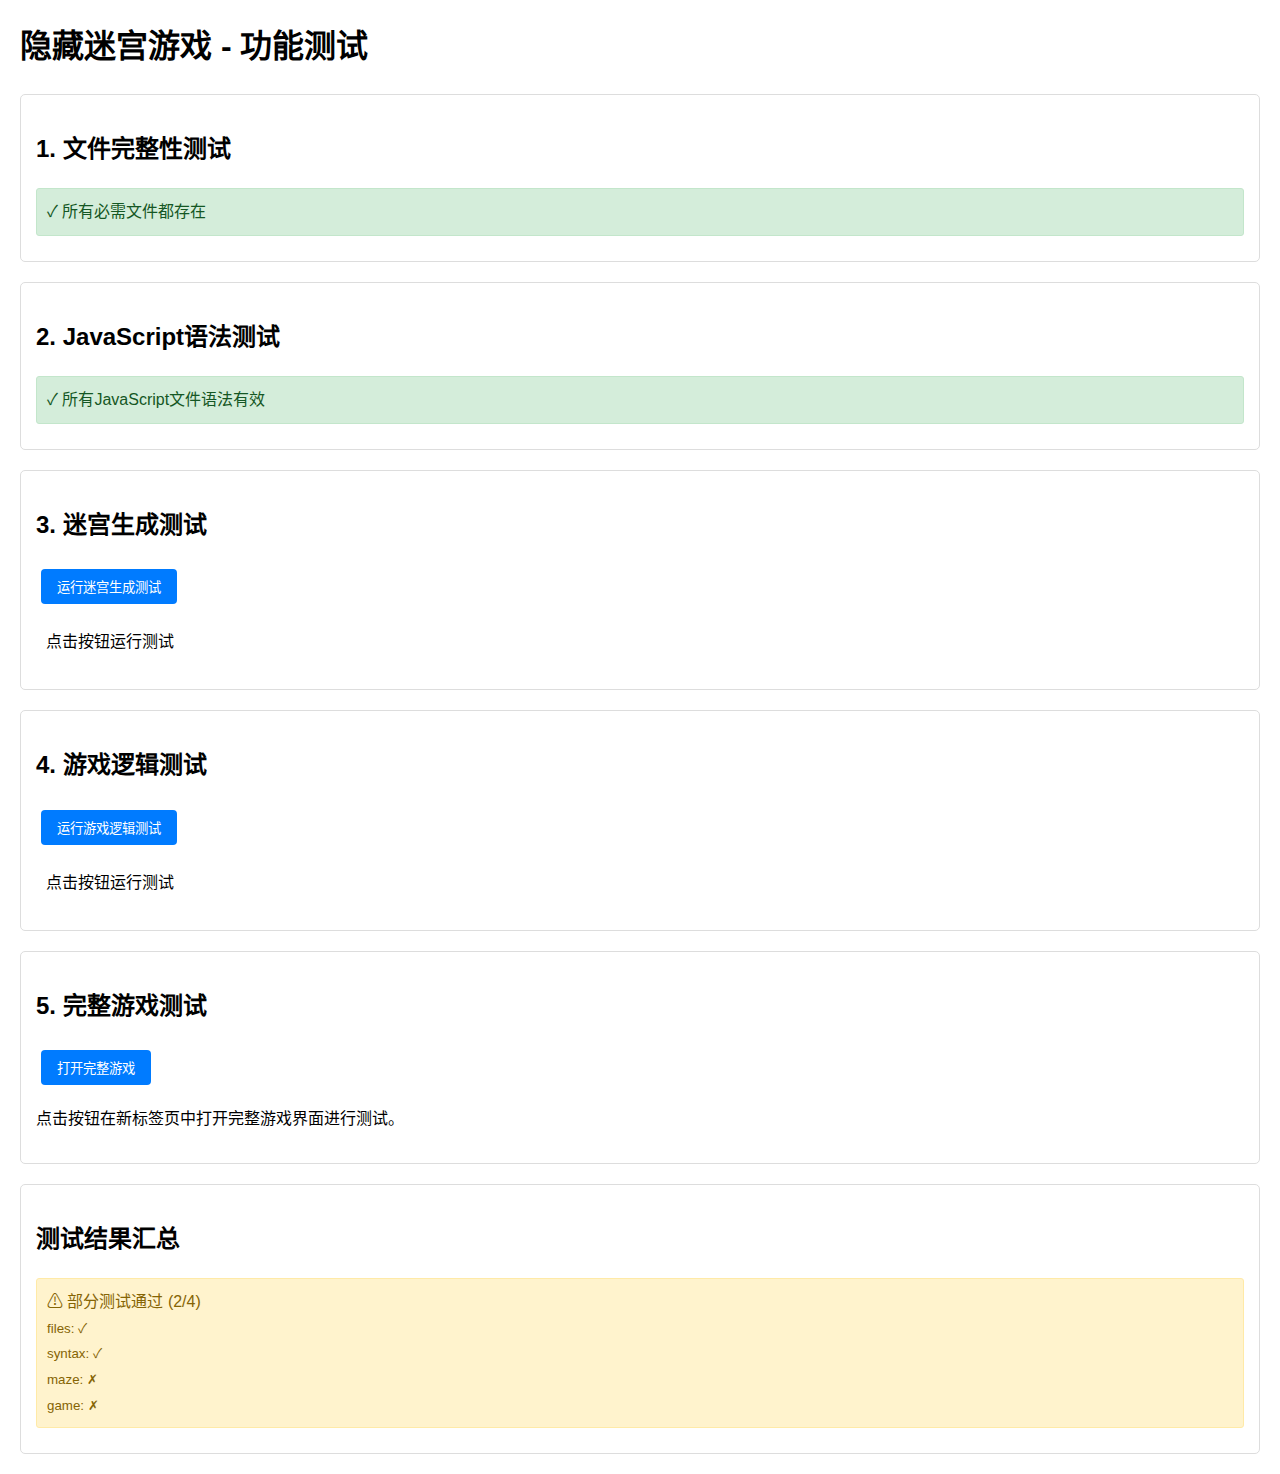
<file: test.html>
<!DOCTYPE html>
<html lang="zh-CN">
<head>
    <meta charset="UTF-8">
    <meta name="viewport" content="width=device-width, initial-scale=1.0">
    <title>隐藏迷宫 - 功能测试</title>
    <style>
        body {
            font-family: Arial, sans-serif;
            margin: 20px;
            line-height: 1.6;
        }
        .test-section {
            margin: 20px 0;
            padding: 15px;
            border: 1px solid #ddd;
            border-radius: 5px;
        }
        .test-result {
            margin: 10px 0;
            padding: 10px;
            border-radius: 3px;
        }
        .pass {
            background-color: #d4edda;
            color: #155724;
            border: 1px solid #c3e6cb;
        }
        .fail {
            background-color: #f8d7da;
            color: #721c24;
            border: 1px solid #f5c6cb;
        }
        .running {
            background-color: #fff3cd;
            color: #856404;
            border: 1px solid #ffeaa7;
        }
        button {
            padding: 8px 16px;
            margin: 5px;
            background-color: #007bff;
            color: white;
            border: none;
            border-radius: 4px;
            cursor: pointer;
        }
        button:hover {
            background-color: #0056b3;
        }
        pre {
            background-color: #f8f9fa;
            padding: 10px;
            border-radius: 3px;
            overflow-x: auto;
        }
    </style>
</head>
<body>
    <h1>隐藏迷宫游戏 - 功能测试</h1>
    
    <div class="test-section">
        <h2>1. 文件完整性测试</h2>
        <div id="file-test-result" class="test-result running">测试中...</div>
    </div>
    
    <div class="test-section">
        <h2>2. JavaScript语法测试</h2>
        <div id="syntax-test-result" class="test-result running">测试中...</div>
    </div>
    
    <div class="test-section">
        <h2>3. 迷宫生成测试</h2>
        <button onclick="testMazeGeneration()">运行迷宫生成测试</button>
        <div id="maze-test-result" class="test-result">点击按钮运行测试</div>
    </div>
    
    <div class="test-section">
        <h2>4. 游戏逻辑测试</h2>
        <button onclick="testGameLogic()">运行游戏逻辑测试</button>
        <div id="game-test-result" class="test-result">点击按钮运行测试</div>
    </div>
    
    <div class="test-section">
        <h2>5. 完整游戏测试</h2>
        <button onclick="window.open('index.html', '_blank')">打开完整游戏</button>
        <p>点击按钮在新标签页中打开完整游戏界面进行测试。</p>
    </div>
    
    <div class="test-section">
        <h2>测试结果汇总</h2>
        <div id="summary-result" class="test-result">等待测试完成...</div>
    </div>
    
    <script>
        // 测试结果跟踪
        const testResults = {
            files: false,
            syntax: false,
            maze: false,
            game: false
        };
        
        // 1. 文件完整性测试
        function testFileIntegrity() {
            const requiredFiles = [
                'index.html',
                'style.css',
                'maze.js',
                'game.js',
                'view.js',
                'ui.js',
                'main.js'
            ];
            
            const missingFiles = [];
            
            // 使用fetch检查文件是否存在
            const checks = requiredFiles.map(file => {
                return fetch(file)
                    .then(response => {
                        if (!response.ok) {
                            missingFiles.push(file);
                        }
                        return response.ok;
                    })
                    .catch(() => {
                        missingFiles.push(file);
                        return false;
                    });
            });
            
            Promise.all(checks).then(() => {
                const resultElement = document.getElementById('file-test-result');
                if (missingFiles.length === 0) {
                    resultElement.className = 'test-result pass';
                    resultElement.innerHTML = '✓ 所有必需文件都存在';
                    testResults.files = true;
                } else {
                    resultElement.className = 'test-result fail';
                    resultElement.innerHTML = `✗ 缺少文件: ${missingFiles.join(', ')}`;
                    testResults.files = false;
                }
                updateSummary();
            });
        }
        
        // 2. JavaScript语法测试
        function testJavaScriptSyntax() {
            const resultElement = document.getElementById('syntax-test-result');
            
            try {
                // 动态加载并检查JavaScript文件
                const scripts = ['maze.js', 'game.js', 'view.js', 'ui.js', 'main.js'];
                let allValid = true;
                let errorMessages = [];
                
                // 注意：由于同源策略限制，我们只能检查是否能够加载
                // 实际语法检查需要在服务器环境下进行
                const loadChecks = scripts.map(script => {
                    return fetch(script)
                        .then(response => response.text())
                        .then(code => {
                            try {
                                // 尝试解析JavaScript
                                new Function(code);
                                return { script, valid: true };
                            } catch (error) {
                                return { script, valid: false, error: error.message };
                            }
                        })
                        .catch(() => {
                            return { script, valid: false, error: '无法加载文件' };
                        });
                });
                
                Promise.all(loadChecks).then(results => {
                    const invalidScripts = results.filter(r => !r.valid);
                    
                    if (invalidScripts.length === 0) {
                        resultElement.className = 'test-result pass';
                        resultElement.innerHTML = '✓ 所有JavaScript文件语法有效';
                        testResults.syntax = true;
                    } else {
                        resultElement.className = 'test-result fail';
                        const errorList = invalidScripts.map(s => 
                            `${s.script}: ${s.error || '语法错误'}`
                        ).join('<br>');
                        resultElement.innerHTML = `✗ 语法错误:<br>${errorList}`;
                        testResults.syntax = false;
                    }
                    updateSummary();
                });
                
            } catch (error) {
                resultElement.className = 'test-result fail';
                resultElement.innerHTML = `✗ 测试执行错误: ${error.message}`;
                testResults.syntax = false;
                updateSummary();
            }
        }
        
        // 3. 迷宫生成测试
        function testMazeGeneration() {
            const resultElement = document.getElementById('maze-test-result');
            resultElement.className = 'test-result running';
            resultElement.innerHTML = '测试中...';
            
            // 动态加载maze.js
            const script = document.createElement('script');
            script.src = 'maze.js';
            script.onload = function() {
                try {
                    // 测试Maze类
                    if (typeof Maze !== 'undefined') {
                        // 创建迷宫实例
                        const maze = new Maze(10, 10);
                        
                        // 生成迷宫
                        maze.generate();
                        
                        // 检查基本属性
                        const size = maze.getSize();
                        const start = maze.getStart();
                        const end = maze.getEnd();
                        const path = maze.getPath();
                        
                        // 验证结果
                        const tests = [
                            { name: '迷宫宽度', condition: size.width === 10 },
                            { name: '迷宫高度', condition: size.height === 10 },
                            { name: '起点坐标', condition: start.x >= 0 && start.x < 10 && start.y >= 0 && start.y < 10 },
                            { name: '终点坐标', condition: end.x >= 0 && end.x < 10 && end.y >= 0 && end.y < 10 },
                            { name: '起点终点不同', condition: !(start.x === end.x && start.y === end.y) },
                            { name: '路径存在', condition: path.length > 0 }
                        ];
                        
                        const failedTests = tests.filter(test => !test.condition);
                        
                        if (failedTests.length === 0) {
                            resultElement.className = 'test-result pass';
                            resultElement.innerHTML = `
                                ✓ 迷宫生成测试通过<br>
                                - 大小: ${size.width}×${size.height}<br>
                                - 起点: (${start.x}, ${start.y})<br>
                                - 终点: (${end.x}, ${end.y})<br>
                                - 路径长度: ${path.length}步
                            `;
                            testResults.maze = true;
                        } else {
                            resultElement.className = 'test-result fail';
                            const failedNames = failedTests.map(t => t.name).join(', ');
                            resultElement.innerHTML = `✗ 迷宫生成测试失败: ${failedNames}`;
                            testResults.maze = false;
                        }
                    } else {
                        resultElement.className = 'test-result fail';
                        resultElement.innerHTML = '✗ Maze类未定义';
                        testResults.maze = false;
                    }
                } catch (error) {
                    resultElement.className = 'test-result fail';
                    resultElement.innerHTML = `✗ 迷宫生成错误: ${error.message}`;
                    testResults.maze = false;
                }
                updateSummary();
            };
            
            script.onerror = function() {
                resultElement.className = 'test-result fail';
                resultElement.innerHTML = '✗ 无法加载maze.js';
                testResults.maze = false;
                updateSummary();
            };
            
            document.head.appendChild(script);
        }
        
        // 4. 游戏逻辑测试
        function testGameLogic() {
            const resultElement = document.getElementById('game-test-result');
            resultElement.className = 'test-result running';
            resultElement.innerHTML = '测试中...';
            
            // 动态加载game.js和maze.js
            const mazeScript = document.createElement('script');
            mazeScript.src = 'maze.js';
            
            mazeScript.onload = function() {
                const gameScript = document.createElement('script');
                gameScript.src = 'game.js';
                
                gameScript.onload = function() {
                    try {
                        if (typeof Game !== 'undefined') {
                            // 创建游戏实例
                            const game = new Game({ mazeSize: 5, viewMode: 'permanent' });
                            
                            // 测试游戏状态
                            const initialState = game.getGameState();
                            
                            // 开始游戏
                            game.start();
                            const startedState = game.getGameState();
                            
                            // 测试移动
                            const moveResult1 = game.movePlayer(1, 0); // 尝试向右移动
                            const moveResult2 = game.movePlayer(0, 1); // 尝试向下移动
                            
                            // 获取移动后的状态
                            const afterMoveState = game.getGameState();
                            
                            // 验证结果
                            const tests = [
                                { name: '游戏实例创建', condition: game !== null },
                                { name: '初始状态非运行', condition: !initialState.isRunning },
                                { name: '开始后状态运行', condition: startedState.isRunning },
                                { name: '游戏统计存在', condition: game.getStats() !== null }
                            ];
                            
                            const failedTests = tests.filter(test => !test.condition);
                            
                            if (failedTests.length === 0) {
                                resultElement.className = 'test-result pass';
                                resultElement.innerHTML = `
                                    ✓ 游戏逻辑测试通过<br>
                                    - 游戏实例创建成功<br>
                                    - 初始状态: ${initialState.isRunning ? '运行中' : '未运行'}<br>
                                    - 开始后状态: ${startedState.isRunning ? '运行中' : '未运行'}<br>
                                    - 移动测试: ${moveResult1 ? '成功' : '失败'} (右), ${moveResult2 ? '成功' : '失败'} (下)<br>
                                    - 当前步数: ${afterMoveState.moves}
                                `;
                                testResults.game = true;
                            } else {
                                resultElement.className = 'test-result fail';
                                const failedNames = failedTests.map(t => t.name).join(', ');
                                resultElement.innerHTML = `✗ 游戏逻辑测试失败: ${failedNames}`;
                                testResults.game = false;
                            }
                        } else {
                            resultElement.className = 'test-result fail';
                            resultElement.innerHTML = '✗ Game类未定义';
                            testResults.game = false;
                        }
                    } catch (error) {
                        resultElement.className = 'test-result fail';
                        resultElement.innerHTML = `✗ 游戏逻辑错误: ${error.message}`;
                        testResults.game = false;
                    }
                    updateSummary();
                };
                
                gameScript.onerror = function() {
                    resultElement.className = 'test-result fail';
                    resultElement.innerHTML = '✗ 无法加载game.js';
                    testResults.game = false;
                    updateSummary();
                };
                
                document.head.appendChild(gameScript);
            };
            
            mazeScript.onerror = function() {
                resultElement.className = 'test-result fail';
                resultElement.innerHTML = '✗ 无法加载maze.js';
                testResults.game = false;
                updateSummary();
            };
            
            document.head.appendChild(mazeScript);
        }
        
        // 更新测试结果汇总
        function updateSummary() {
            const resultElement = document.getElementById('summary-result');
            const passedTests = Object.values(testResults).filter(result => result).length;
            const totalTests = Object.keys(testResults).length;
            
            if (passedTests === totalTests) {
                resultElement.className = 'test-result pass';
                resultElement.innerHTML = `✓ 所有测试通过 (${passedTests}/${totalTests})`;
            } else if (passedTests === 0) {
                resultElement.className = 'test-result fail';
                resultElement.innerHTML = `✗ 所有测试失败 (0/${totalTests})`;
            } else {
                resultElement.className = 'test-result running';
                resultElement.innerHTML = `⚠ 部分测试通过 (${passedTests}/${totalTests})`;
                
                // 显示详细结果
                const details = Object.entries(testResults).map(([test, passed]) => {
                    return `${test}: ${passed ? '✓' : '✗'}`;
                }).join('<br>');
                
                resultElement.innerHTML += `<br><small>${details}</small>`;
            }
        }
        
        // 页面加载时运行自动测试
        window.addEventListener('DOMContentLoaded', function() {
            testFileIntegrity();
            testJavaScriptSyntax();
        });
    </script>
</body>
</html>
</file>
